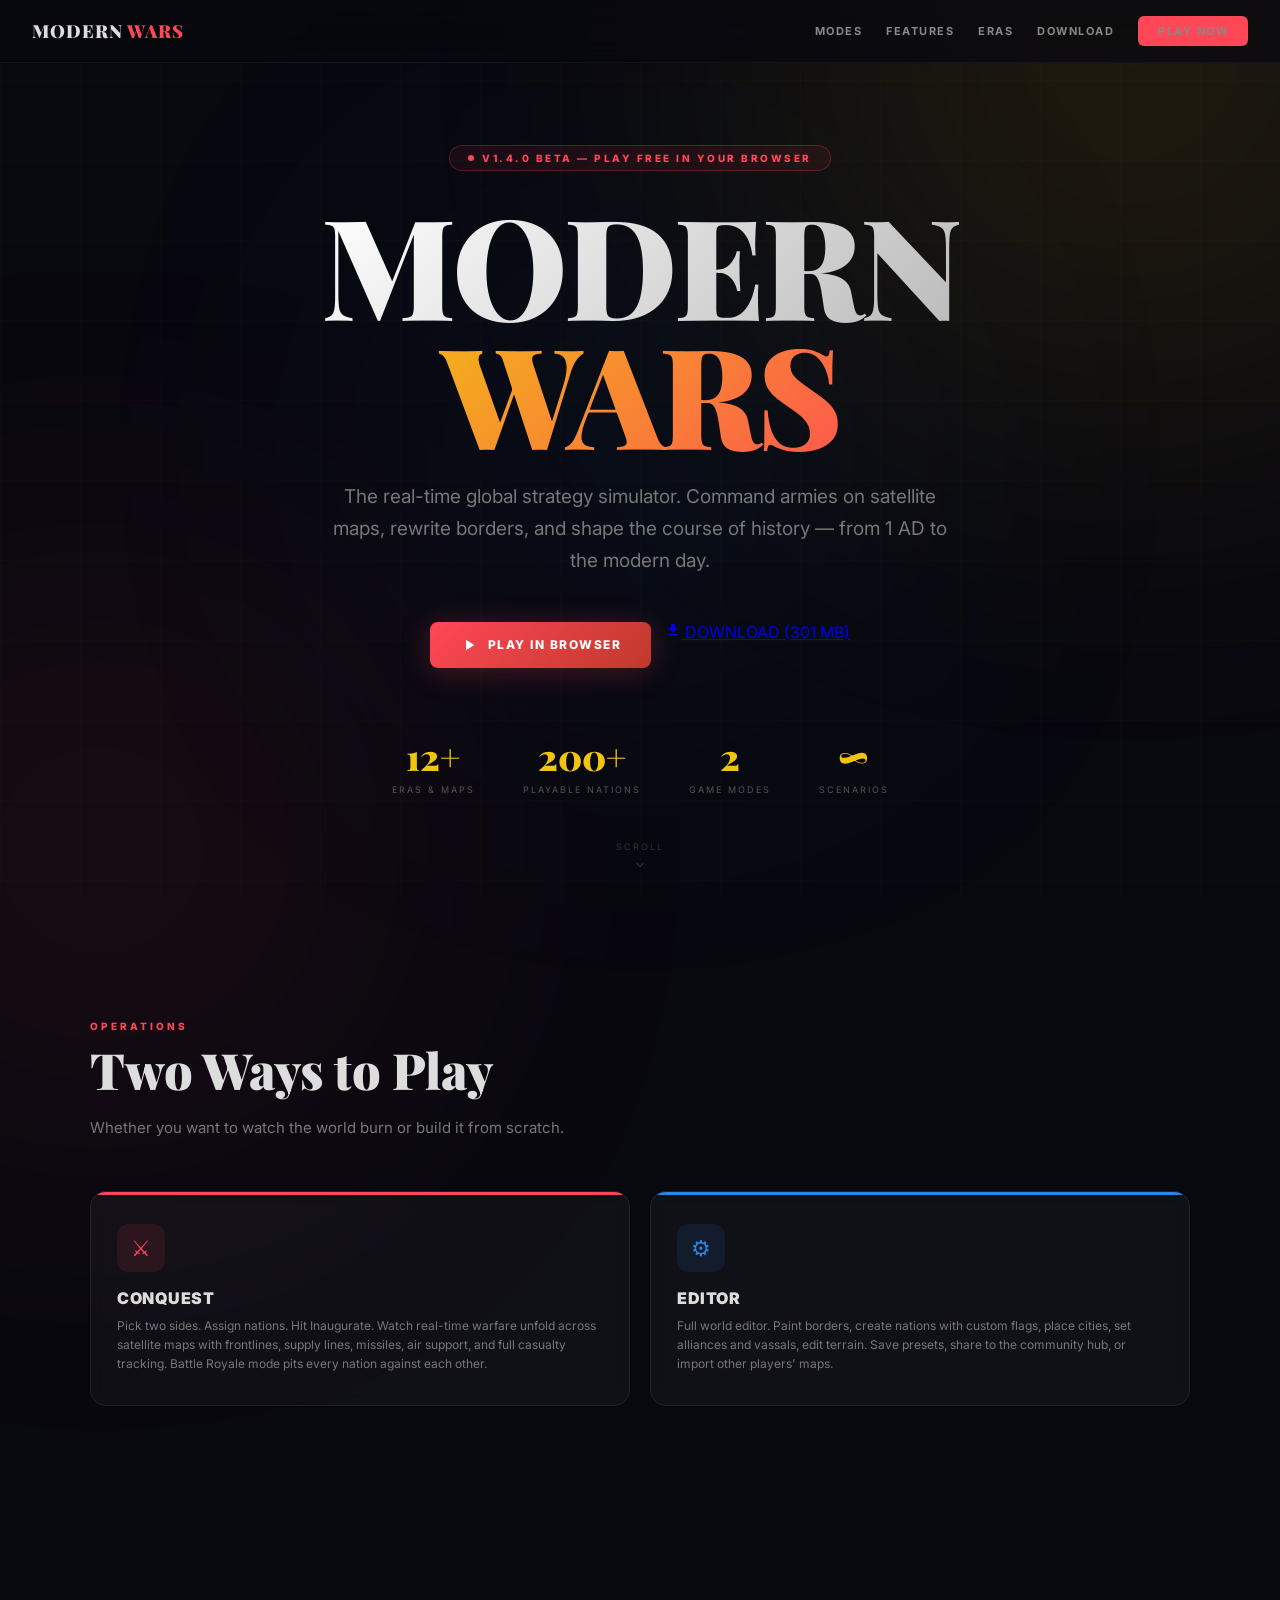
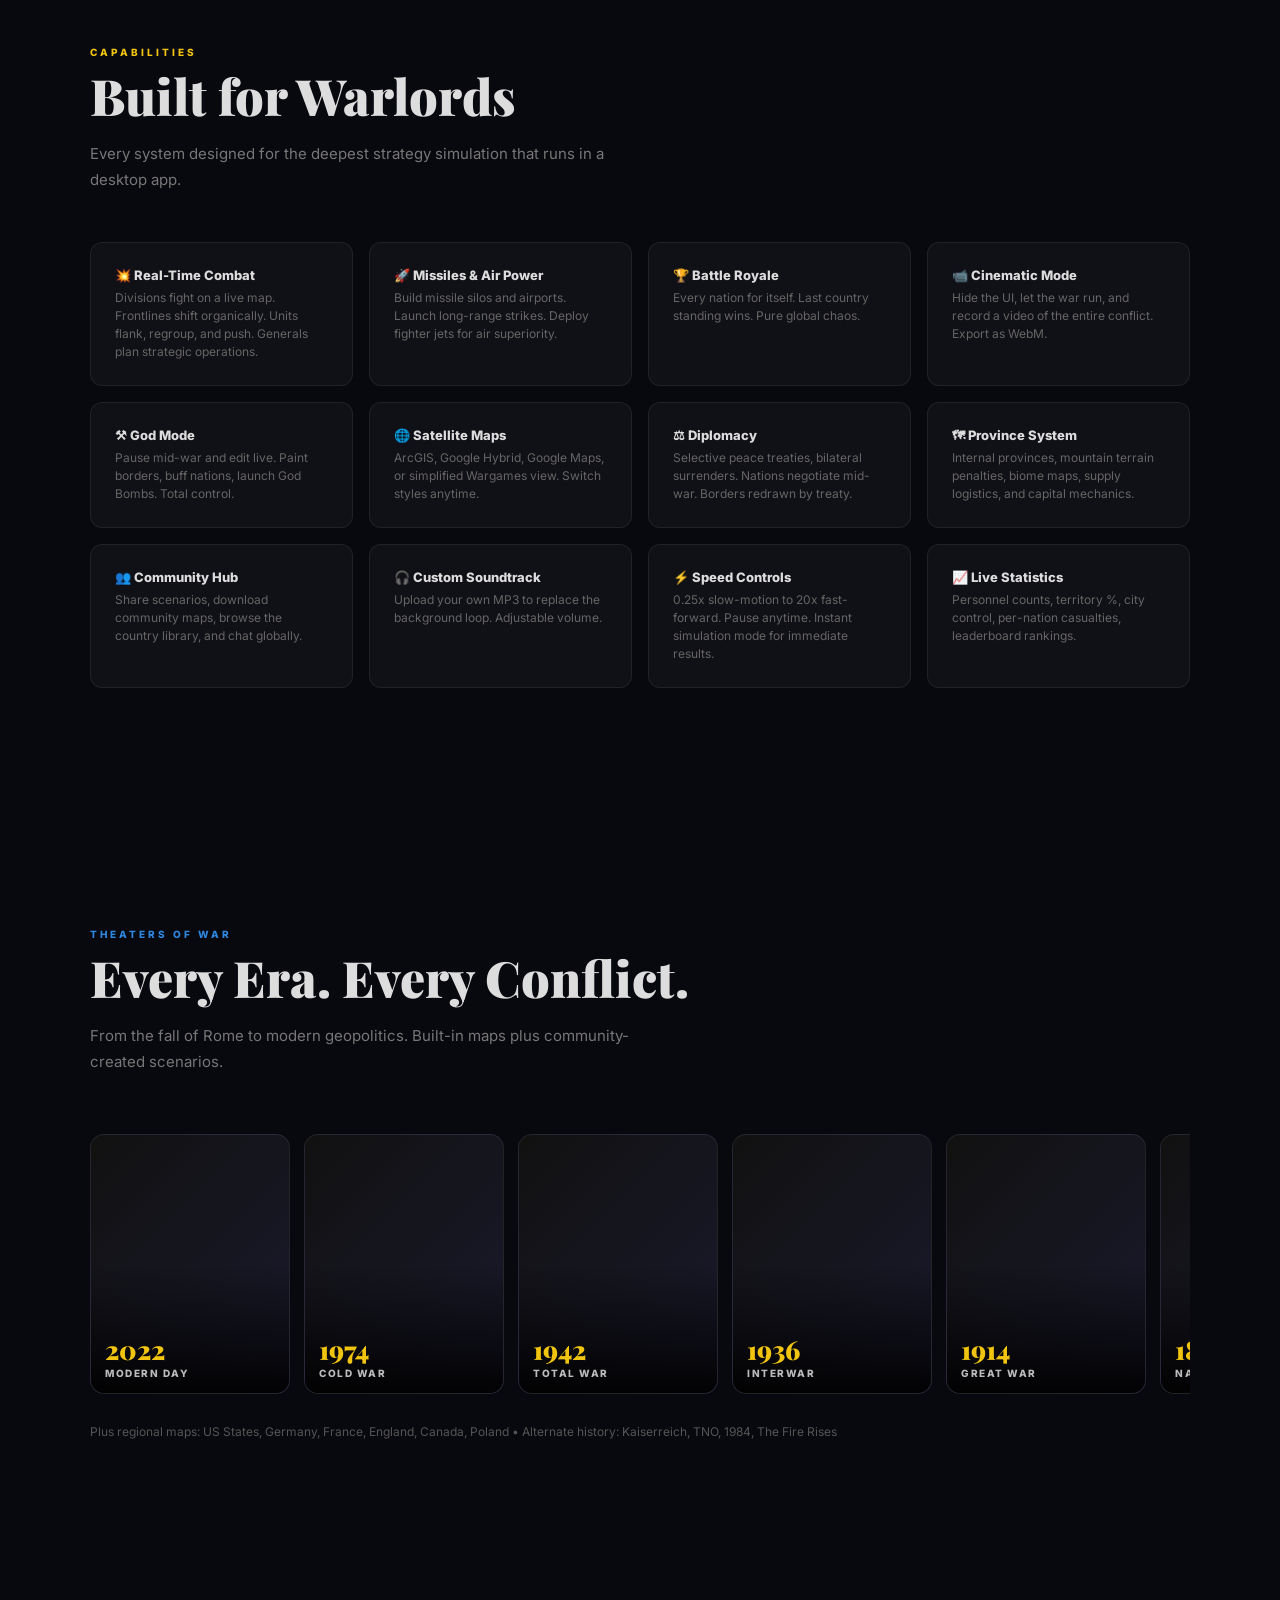
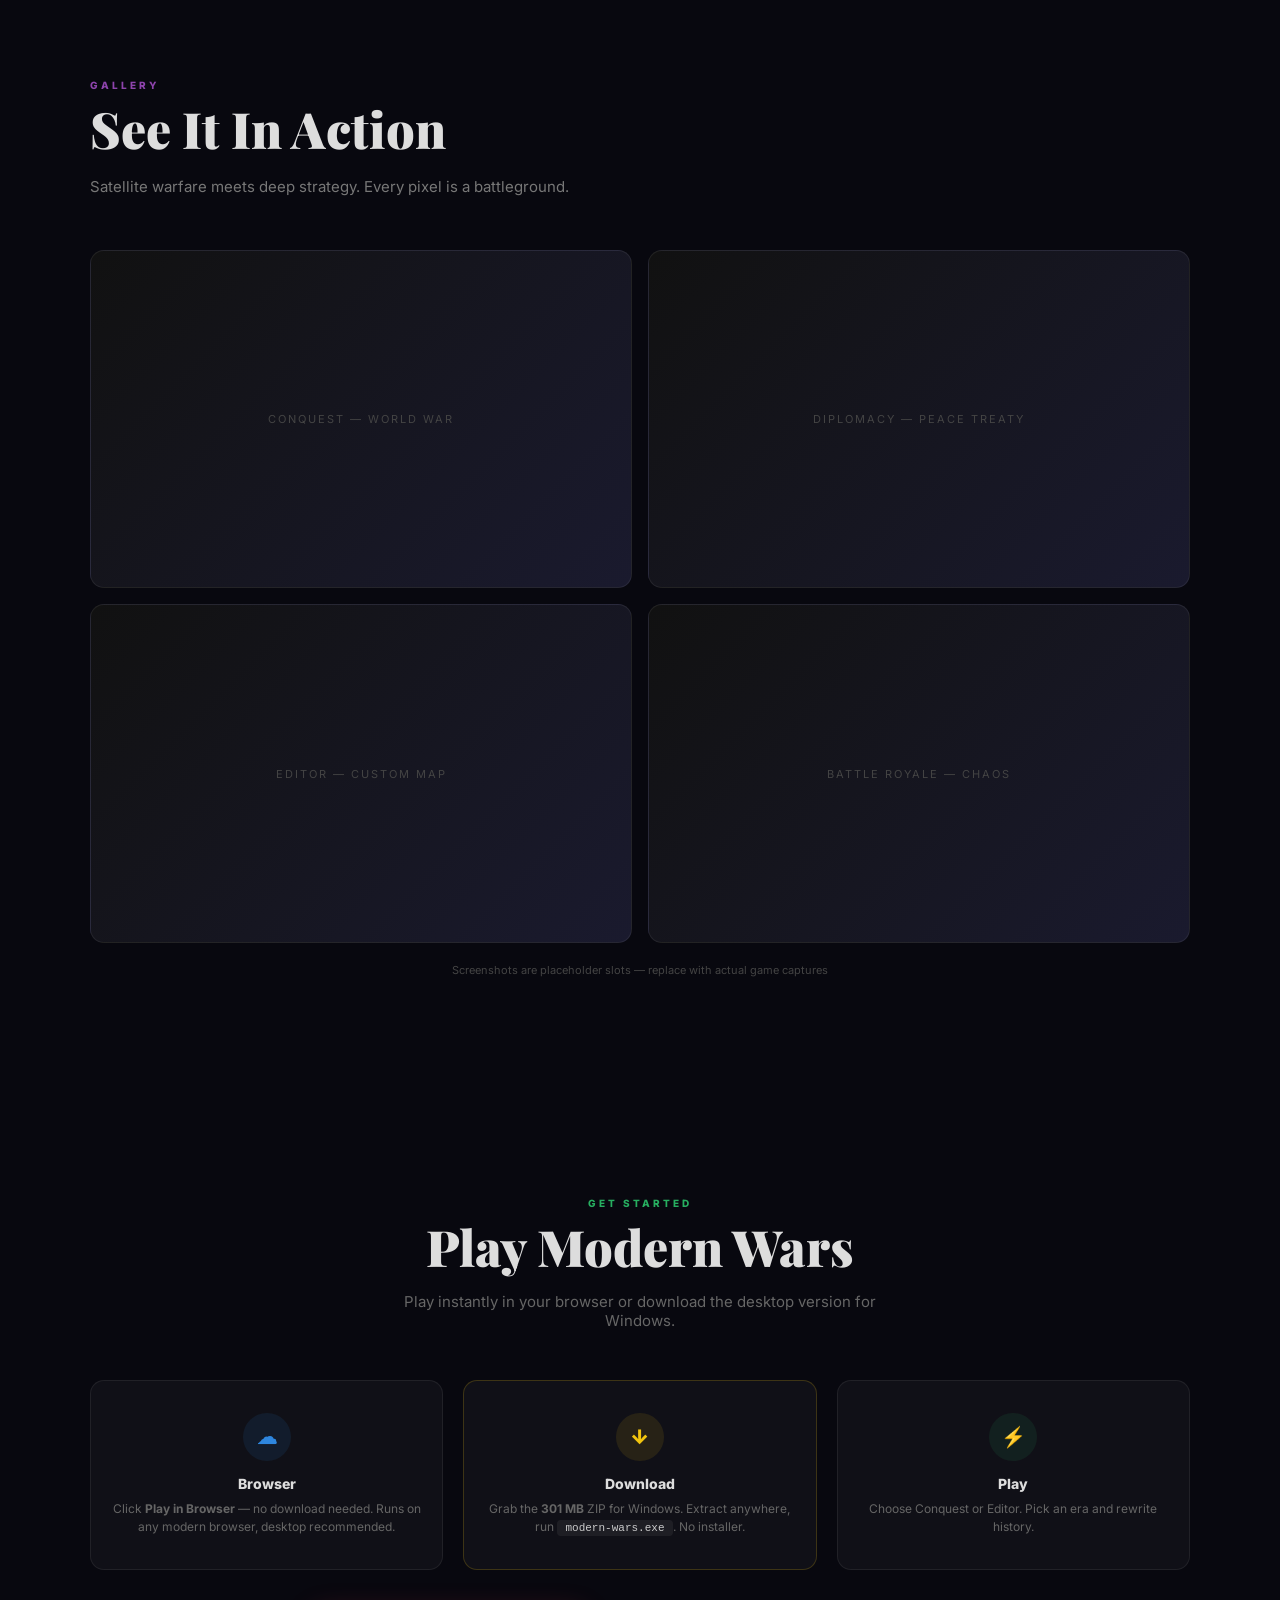
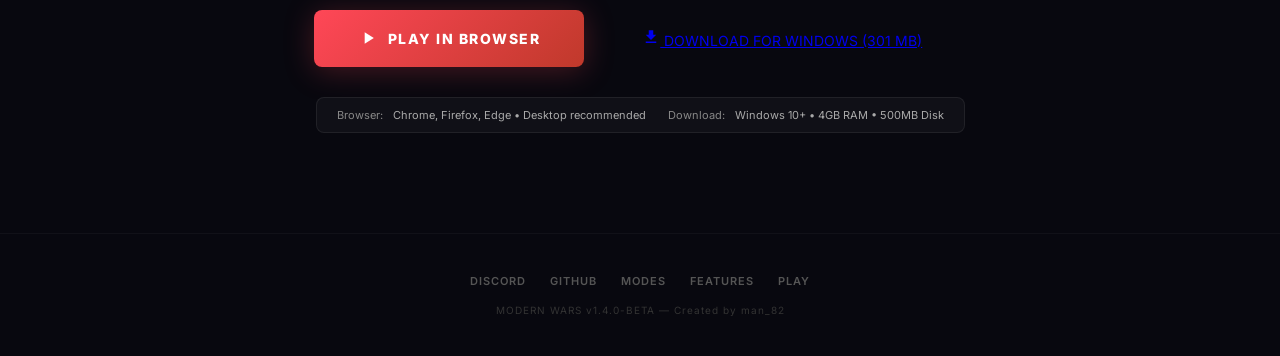
<file: index.html>
<!DOCTYPE html>
<html lang="en">
<head>
    <meta charset="UTF-8">
    <meta name="viewport" content="width=device-width, initial-scale=1.0">
    <title>Modern Wars — Real-Time Global Strategy Simulator</title>
    <link href="https://fonts.googleapis.com/css2?family=Playfair+Display:wght@700;900&family=Inter:wght@300;400;600;800;900&display=swap" rel="stylesheet">
    <style>
        *{margin:0;padding:0;box-sizing:border-box}
        :root{--gold:#f1c40f;--crimson:#ff4757;--navy:#08080f;--panel:rgba(12,12,20,0.88);--glass:rgba(255,255,255,0.035);--glass-border:rgba(255,255,255,0.07);--accent-blue:#2e86de;--accent-green:#27ae60;--accent-purple:#8e44ad}
        html{scroll-behavior:smooth}
        body{font-family:'Inter',sans-serif;background:var(--navy);color:#ddd;overflow-x:hidden}

        /* BG */
        .bg-grid{position:fixed;inset:0;z-index:0;background:linear-gradient(rgba(241,196,15,0.02) 1px,transparent 1px),linear-gradient(90deg,rgba(241,196,15,0.02) 1px,transparent 1px);background-size:80px 80px;animation:gridShift 30s linear infinite}
        @keyframes gridShift{0%{transform:translate(0,0)}100%{transform:translate(80px,80px)}}
        .bg-glow{position:fixed;border-radius:50%;filter:blur(180px);opacity:0.12;z-index:0;pointer-events:none}
        .bg-glow.g1{width:700px;height:700px;background:var(--gold);top:-300px;right:-200px}
        .bg-glow.g2{width:500px;height:500px;background:var(--crimson);bottom:-200px;left:-150px}
        .bg-glow.g3{width:400px;height:400px;background:var(--accent-blue);top:50%;left:50%;transform:translate(-50%,-50%)}

        /* NAV */
        nav{position:fixed;top:0;left:0;right:0;z-index:100;padding:16px 32px;display:flex;justify-content:space-between;align-items:center;background:rgba(8,8,15,0.7);backdrop-filter:blur(20px);border-bottom:1px solid rgba(255,255,255,0.04)}
        .nav-logo{font-family:'Playfair Display',serif;font-size:18px;font-weight:900;letter-spacing:1px}
        .nav-logo span{color:var(--crimson)}
        .nav-links{display:flex;gap:24px;align-items:center}
        .nav-links a{color:#888;text-decoration:none;font-size:11px;font-weight:700;letter-spacing:1.5px;text-transform:uppercase;transition:color 0.2s}
        .nav-links a:hover{color:#fff}
        .nav-cta{padding:8px 20px;background:var(--crimson);color:#fff;border-radius:6px;font-weight:800}
        .nav-cta:hover{background:#e63946;color:#fff}

        /* HERO */
        .hero{position:relative;z-index:1;min-height:100vh;display:flex;flex-direction:column;align-items:center;justify-content:center;text-align:center;padding:100px 20px 60px}
        .hero-badge{display:inline-flex;align-items:center;gap:8px;padding:6px 18px;border-radius:100px;background:rgba(255,71,87,0.08);border:1px solid rgba(255,71,87,0.25);font-size:10px;font-weight:800;letter-spacing:2.5px;text-transform:uppercase;color:var(--crimson);margin-bottom:28px;animation:fadeUp .7s ease-out}
        .hero-badge .dot{width:6px;height:6px;background:var(--crimson);border-radius:50%;animation:pulse 2s ease-in-out infinite}
        @keyframes pulse{0%,100%{opacity:1;transform:scale(1)}50%{opacity:.4;transform:scale(.7)}}
        .hero h1{font-family:'Playfair Display',serif;font-size:clamp(52px,11vw,140px);font-weight:900;line-height:.92;text-transform:uppercase;letter-spacing:-3px;margin-bottom:24px;animation:fadeUp .7s ease-out .1s both}
        .hero h1 .l1{display:block;background:linear-gradient(135deg,#fff,#bbb);-webkit-background-clip:text;-webkit-text-fill-color:transparent}
        .hero h1 .l2{display:block;background:linear-gradient(135deg,var(--gold),var(--crimson));-webkit-background-clip:text;-webkit-text-fill-color:transparent}
        .hero-sub{font-size:clamp(14px,1.8vw,19px);color:#777;max-width:640px;line-height:1.7;margin-bottom:44px;animation:fadeUp .7s ease-out .2s both}
        .hero-buttons{display:flex;gap:14px;flex-wrap:wrap;justify-content:center;animation:fadeUp .7s ease-out .3s both}

        .btn{display:inline-flex;align-items:center;gap:10px;padding:14px 30px;border-radius:8px;font-family:'Inter',sans-serif;font-size:12px;font-weight:800;letter-spacing:1.5px;text-transform:uppercase;text-decoration:none;border:none;cursor:pointer;transition:all .3s cubic-bezier(.4,0,.2,1)}
        .btn-primary{background:linear-gradient(135deg,var(--crimson),#c0392b);color:#fff;box-shadow:0 4px 30px rgba(255,71,87,.25)}
        .btn-primary:hover{transform:translateY(-2px);box-shadow:0 8px 45px rgba(255,71,87,.45)}
        .btn-ghost{background:var(--glass);color:#fff;border:1px solid var(--glass-border);backdrop-filter:blur(10px)}
        .btn-ghost:hover{background:rgba(255,255,255,.07);border-color:rgba(255,255,255,.18);transform:translateY(-2px)}

        .hero-metrics{display:flex;gap:48px;margin-top:64px;animation:fadeUp .7s ease-out .5s both}
        .metric-item{text-align:center}
        .metric-item .val{font-family:'Playfair Display',serif;font-size:36px;font-weight:900;color:var(--gold)}
        .metric-item .lbl{font-size:9px;letter-spacing:2px;text-transform:uppercase;color:#555;margin-top:4px}

        .scroll-hint{position:absolute;bottom:28px;left:50%;transform:translateX(-50%);color:#333;font-size:9px;letter-spacing:2px;text-transform:uppercase;animation:bob 2.5s ease-in-out infinite;display:flex;flex-direction:column;align-items:center;gap:6px}
        @keyframes bob{0%,100%{transform:translateX(-50%) translateY(0)}50%{transform:translateX(-50%) translateY(10px)}}
        @keyframes fadeUp{from{opacity:0;transform:translateY(35px)}to{opacity:1;transform:translateY(0)}}

        /* SECTIONS */
        section{position:relative;z-index:1;padding:120px 20px}
        .container{max-width:1100px;margin:0 auto}
        .section-tag{font-size:10px;letter-spacing:3px;text-transform:uppercase;font-weight:800;margin-bottom:10px}
        .section-tag.red{color:var(--crimson)}.section-tag.gold{color:var(--gold)}.section-tag.blue{color:var(--accent-blue)}.section-tag.green{color:var(--accent-green)}.section-tag.purple{color:var(--accent-purple)}
        .section-title{font-family:'Playfair Display',serif;font-size:clamp(28px,5vw,50px);font-weight:900;line-height:1.1;margin-bottom:18px}
        .section-desc{font-size:15px;color:#777;max-width:560px;line-height:1.7;margin-bottom:50px}

        /* MODES */
        .modes-grid{display:grid;grid-template-columns:repeat(3,1fr);gap:20px}
        .mode-card{padding:32px 26px;background:var(--glass);border:1px solid var(--glass-border);border-radius:16px;backdrop-filter:blur(8px);transition:all .4s ease;position:relative;overflow:hidden}
        .mode-card:hover{background:rgba(255,255,255,.05);transform:translateY(-6px)}
        .mode-card .mode-accent{position:absolute;top:0;left:0;right:0;height:3px;border-radius:16px 16px 0 0}
        .mode-card h3{font-size:16px;font-weight:900;margin:16px 0 8px;letter-spacing:.5px}
        .mode-card p{font-size:12px;color:#777;line-height:1.6}
        .mode-icon{width:48px;height:48px;border-radius:12px;display:flex;align-items:center;justify-content:center;font-size:22px}

        /* FEATURES */
        .features-grid{display:grid;grid-template-columns:repeat(auto-fit,minmax(260px,1fr));gap:16px}
        .feat-card{padding:24px;background:var(--glass);border:1px solid var(--glass-border);border-radius:12px;transition:all .3s ease}
        .feat-card:hover{background:rgba(255,255,255,.05);border-color:rgba(241,196,15,.15)}
        .feat-card h4{font-size:13px;font-weight:800;margin-bottom:6px}
        .feat-card p{font-size:12px;color:#666;line-height:1.5}

        /* ERAS */
        .eras-track{display:flex;gap:14px;overflow-x:auto;padding:10px 0 20px;scrollbar-width:thin;scrollbar-color:#222 transparent}
        .era-card{flex:0 0 200px;height:260px;border-radius:14px;position:relative;overflow:hidden;border:1px solid var(--glass-border);cursor:pointer;transition:all .35s ease;background:linear-gradient(135deg,#111,#1a1a2e)}
        .era-card:hover{transform:scale(1.04);border-color:var(--gold)}
        .era-card::after{content:'';position:absolute;inset:0;background:linear-gradient(transparent 50%,rgba(0,0,0,.92))}
        .era-info{position:absolute;bottom:14px;left:14px;z-index:1}
        .era-year{font-family:'Playfair Display',serif;font-size:26px;font-weight:900;color:var(--gold)}
        .era-name{font-size:10px;font-weight:800;letter-spacing:1.5px;text-transform:uppercase;color:#bbb}

        /* GS SHOWCASE */
        .gs-split{display:grid;grid-template-columns:1fr 1fr;gap:50px;align-items:center}
        .gs-panel{background:var(--panel);border:1px solid var(--glass-border);border-radius:16px;padding:24px;backdrop-filter:blur(20px)}
        .gs-row{display:flex;gap:6px;margin-bottom:10px}
        .gs-chip{flex:1;padding:6px;background:rgba(255,255,255,.04);border:1px solid rgba(255,255,255,.08);border-radius:6px;color:#aaa;font-size:9px;font-weight:700;text-transform:uppercase;letter-spacing:.5px;text-align:center}
        .gs-chip.on{border-color:#fff;color:#fff}
        .gs-chip.war{background:rgba(192,57,43,.25);border-color:rgba(192,57,43,.4);color:#e74c3c}
        .gs-chip.ally{background:rgba(46,134,222,.25);border-color:rgba(46,134,222,.4);color:#3498db}
        .gs-bar{height:4px;background:rgba(255,255,255,.08);border-radius:2px;overflow:hidden;margin-top:6px}
        .gs-bar-fill{height:100%;border-radius:2px;background:linear-gradient(90deg,#2ecc71,#f39c12);width:35%;animation:barPulse 3s ease-in-out infinite}
        @keyframes barPulse{0%,100%{width:35%}50%{width:42%}}
        .gs-detail{display:flex;flex-direction:column;gap:14px;font-size:13px;color:#888}
        .gs-detail b{font-weight:800}

        /* SCREENSHOTS */
        .screenshots{display:grid;grid-template-columns:repeat(2,1fr);gap:16px}
        .screenshot{border-radius:14px;overflow:hidden;border:1px solid var(--glass-border);aspect-ratio:16/10;background:linear-gradient(135deg,#111,#1a1a2e);display:flex;align-items:center;justify-content:center;font-size:11px;color:#444;letter-spacing:2px;text-transform:uppercase}

        /* DOWNLOAD */
        .dl-section{text-align:center;padding:100px 20px}
        .dl-steps{display:grid;grid-template-columns:repeat(3,1fr);gap:20px;margin:50px 0 40px}
        .dl-step{padding:32px 20px;background:var(--glass);border:1px solid var(--glass-border);border-radius:14px;text-align:center}
        .dl-num{width:48px;height:48px;border-radius:50%;display:flex;align-items:center;justify-content:center;margin:0 auto 14px;font-size:20px;font-weight:900}
        .dl-step h4{font-size:14px;font-weight:800;margin-bottom:8px}
        .dl-step p{font-size:12px;color:#666;line-height:1.5}
        code{background:rgba(255,255,255,.06);padding:2px 8px;border-radius:4px;font-size:11px;color:#ccc}
        .dl-buttons{display:flex;gap:14px;justify-content:center;flex-wrap:wrap}
        .sys-req{display:inline-flex;align-items:center;gap:10px;padding:10px 20px;background:var(--glass);border:1px solid var(--glass-border);border-radius:8px;margin-top:30px;font-size:11px;color:#888}

        /* FOOTER */
        footer{position:relative;z-index:1;text-align:center;padding:40px;border-top:1px solid rgba(255,255,255,.04)}
        footer .links{display:flex;gap:24px;justify-content:center;margin-bottom:16px}
        footer .links a{color:#555;text-decoration:none;font-size:11px;font-weight:600;letter-spacing:1px;text-transform:uppercase;transition:color .2s}
        footer .links a:hover{color:var(--gold)}
        footer .copy{font-size:10px;color:#333;letter-spacing:1px}

        /* REVEAL */
        .reveal{opacity:0;transform:translateY(40px);transition:all .8s cubic-bezier(.4,0,.2,1)}
        .reveal.visible{opacity:1;transform:translateY(0)}

        /* RESPONSIVE */
        @media(max-width:900px){.modes-grid,.gs-split,.dl-steps,.screenshots{grid-template-columns:1fr}.hero-metrics{gap:20px;flex-wrap:wrap}.nav-links{display:none}}
    </style>
</head>
<body>
    <div class="bg-grid"></div>
    <div class="bg-glow g1"></div>
    <div class="bg-glow g2"></div>
    <div class="bg-glow g3"></div>

    <!-- NAV -->
    <nav>
        <div class="nav-logo">MODERN <span>WARS</span></div>
        <div class="nav-links">
            <a href="#modes">Modes</a>
            <a href="#features">Features</a>
            <a href="#eras">Eras</a>
            <a href="#download">Download</a>
            <a href="play/" class="nav-cta">Play Now</a>
        </div>
    </nav>

    <!-- HERO -->
    <section class="hero">
        <div class="hero-badge"><span class="dot"></span> v1.4.0 BETA — PLAY FREE IN YOUR BROWSER</div>
        <h1><span class="l1">Modern</span><span class="l2">Wars</span></h1>
        <p class="hero-sub">The real-time global strategy simulator. Command armies on satellite maps, rewrite borders, and shape the course of history — from 1 AD to the modern day.</p>
        <div class="hero-buttons">
            <a href="play/" class="btn btn-primary">
                <svg width="18" height="18" viewBox="0 0 24 24" fill="currentColor"><path d="M8 5v14l11-7z"/></svg>
                PLAY IN BROWSER
            </a>
            <a href="https://gofile.io/d/cXd9M1" target="_blank class="btn btn-ghost">
                <svg width="16" height="16" viewBox="0 0 24 24" fill="currentColor"><path d="M19 9h-4V3H9v6H5l7 7 7-7zM5 18v2h14v-2H5z"/></svg>
                DOWNLOAD (301 MB)
            </a>
        </div>
        <div class="hero-metrics">
            <div class="metric-item"><div class="val">12+</div><div class="lbl">Eras & Maps</div></div>
            <div class="metric-item"><div class="val">200+</div><div class="lbl">Playable Nations</div></div>
            <div class="metric-item"><div class="val">2</div><div class="lbl">Game Modes</div></div>
            <div class="metric-item"><div class="val">&infin;</div><div class="lbl">Scenarios</div></div>
        </div>
        <div class="scroll-hint">SCROLL<svg width="14" height="14" viewBox="0 0 24 24" fill="currentColor"><path d="M7.41 8.59L12 13.17l4.59-4.58L18 10l-6 6-6-6z"/></svg></div>
    </section>

    <!-- GAME MODES -->
    <section id="modes">
        <div class="container">
            <div class="reveal">
                <div class="section-tag red">OPERATIONS</div>
                <div class="section-title">Two Ways to Play</div>
                <div class="section-desc">Whether you want to watch the world burn or build it from scratch.</div>
            </div>
            <div class="modes-grid reveal" style="grid-template-columns:repeat(2,1fr)">
                <div class="mode-card">
                    <div class="mode-accent" style="background:var(--crimson)"></div>
                    <div class="mode-icon" style="background:rgba(255,71,87,.1);color:var(--crimson)">&#9876;</div>
                    <h3>CONQUEST</h3>
                    <p>Pick two sides. Assign nations. Hit Inaugurate. Watch real-time warfare unfold across satellite maps with frontlines, supply lines, missiles, air support, and full casualty tracking. Battle Royale mode pits every nation against each other.</p>
                </div>
                <div class="mode-card">
                    <div class="mode-accent" style="background:var(--accent-blue)"></div>
                    <div class="mode-icon" style="background:rgba(46,134,222,.1);color:var(--accent-blue)">&#9881;</div>
                    <h3>EDITOR</h3>
                    <p>Full world editor. Paint borders, create nations with custom flags, place cities, set alliances and vassals, edit terrain. Save presets, share to the community hub, or import other players' maps.</p>
                </div>
            </div>
        </div>
    </section>

    <!-- FEATURES -->
    <section id="features">
        <div class="container">
            <div class="reveal">
                <div class="section-tag gold">CAPABILITIES</div>
                <div class="section-title">Built for Warlords</div>
                <div class="section-desc">Every system designed for the deepest strategy simulation that runs in a desktop app.</div>
            </div>
            <div class="features-grid reveal">
                <div class="feat-card">
                    <h4>&#128165; Real-Time Combat</h4>
                    <p>Divisions fight on a live map. Frontlines shift organically. Units flank, regroup, and push. Generals plan strategic operations.</p>
                </div>
                <div class="feat-card">
                    <h4>&#128640; Missiles & Air Power</h4>
                    <p>Build missile silos and airports. Launch long-range strikes. Deploy fighter jets for air superiority.</p>
                </div>
                <div class="feat-card">
                    <h4>&#127942; Battle Royale</h4>
                    <p>Every nation for itself. Last country standing wins. Pure global chaos.</p>
                </div>
                <div class="feat-card">
                    <h4>&#128249; Cinematic Mode</h4>
                    <p>Hide the UI, let the war run, and record a video of the entire conflict. Export as WebM.</p>
                </div>
                <div class="feat-card">
                    <h4>&#9874; God Mode</h4>
                    <p>Pause mid-war and edit live. Paint borders, buff nations, launch God Bombs. Total control.</p>
                </div>
                <div class="feat-card">
                    <h4>&#127760; Satellite Maps</h4>
                    <p>ArcGIS, Google Hybrid, Google Maps, or simplified Wargames view. Switch styles anytime.</p>
                </div>
                <div class="feat-card">
                    <h4>&#9878; Diplomacy</h4>
                    <p>Selective peace treaties, bilateral surrenders. Nations negotiate mid-war. Borders redrawn by treaty.</p>
                </div>
                <div class="feat-card">
                    <h4>&#128506; Province System</h4>
                    <p>Internal provinces, mountain terrain penalties, biome maps, supply logistics, and capital mechanics.</p>
                </div>
                <div class="feat-card">
                    <h4>&#128101; Community Hub</h4>
                    <p>Share scenarios, download community maps, browse the country library, and chat globally.</p>
                </div>
                <div class="feat-card">
                    <h4>&#127911; Custom Soundtrack</h4>
                    <p>Upload your own MP3 to replace the background loop. Adjustable volume.</p>
                </div>
                <div class="feat-card">
                    <h4>&#9889; Speed Controls</h4>
                    <p>0.25x slow-motion to 20x fast-forward. Pause anytime. Instant simulation mode for immediate results.</p>
                </div>
                <div class="feat-card">
                    <h4>&#128200; Live Statistics</h4>
                    <p>Personnel counts, territory %, city control, per-nation casualties, leaderboard rankings.</p>
                </div>
            </div>
        </div>
    </section>

    <!-- ERAS -->
    <section id="eras">
        <div class="container">
            <div class="reveal">
                <div class="section-tag blue">THEATERS OF WAR</div>
                <div class="section-title">Every Era. Every Conflict.</div>
                <div class="section-desc">From the fall of Rome to modern geopolitics. Built-in maps plus community-created scenarios.</div>
            </div>
            <div class="eras-track reveal">
                <div class="era-card"><div class="era-info"><div class="era-year">2022</div><div class="era-name">Modern Day</div></div></div>
                <div class="era-card"><div class="era-info"><div class="era-year">1974</div><div class="era-name">Cold War</div></div></div>
                <div class="era-card"><div class="era-info"><div class="era-year">1942</div><div class="era-name">Total War</div></div></div>
                <div class="era-card"><div class="era-info"><div class="era-year">1936</div><div class="era-name">Interwar</div></div></div>
                <div class="era-card"><div class="era-info"><div class="era-year">1914</div><div class="era-name">Great War</div></div></div>
                <div class="era-card"><div class="era-info"><div class="era-year">1804</div><div class="era-name">Napoleonic</div></div></div>
                <div class="era-card"><div class="era-info"><div class="era-year">1492</div><div class="era-name">Exploration</div></div></div>
                <div class="era-card"><div class="era-info"><div class="era-year">1 AD</div><div class="era-name">Antiquity</div></div></div>
            </div>
            <div class="reveal" style="margin-top:10px;">
                <p style="font-size:12px;color:#555;">Plus regional maps: US States, Germany, France, England, Canada, Poland &bull; Alternate history: Kaiserreich, TNO, 1984, The Fire Rises</p>
            </div>
        </div>
    </section>

    <!-- SCREENSHOTS -->
    <section id="gallery">
        <div class="container">
            <div class="reveal">
                <div class="section-tag purple">GALLERY</div>
                <div class="section-title">See It In Action</div>
                <div class="section-desc">Satellite warfare meets deep strategy. Every pixel is a battleground.</div>
            </div>
            <div class="screenshots reveal">
                <div class="screenshot">CONQUEST — WORLD WAR</div>
                <div class="screenshot">DIPLOMACY — PEACE TREATY</div>
                <div class="screenshot">EDITOR — CUSTOM MAP</div>
                <div class="screenshot">BATTLE ROYALE — CHAOS</div>
            </div>
            <p class="reveal" style="text-align:center;margin-top:20px;font-size:11px;color:#444">Screenshots are placeholder slots — replace with actual game captures</p>
        </div>
    </section>

    <!-- DOWNLOAD -->
    <section class="dl-section" id="download">
        <div class="container">
            <div class="reveal">
                <div class="section-tag green">GET STARTED</div>
                <div class="section-title">Play Modern Wars</div>
                <p style="color:#666;font-size:15px;margin:0 auto 10px;max-width:500px">Play instantly in your browser or download the desktop version for Windows.</p>
            </div>
            <div class="dl-steps reveal">
                <div class="dl-step">
                    <div class="dl-num" style="background:rgba(46,134,222,.1);color:var(--accent-blue)">&#9729;</div>
                    <h4>Browser</h4>
                    <p>Click <b>Play in Browser</b> — no download needed. Runs on any modern browser, desktop recommended.</p>
                </div>
                <div class="dl-step" style="border-color:rgba(241,196,15,.2)">
                    <div class="dl-num" style="background:rgba(241,196,15,.1);color:var(--gold)">&#8595;</div>
                    <h4>Download</h4>
                    <p>Grab the <b>301 MB</b> ZIP for Windows. Extract anywhere, run <code>modern-wars.exe</code>. No installer.</p>
                </div>
                <div class="dl-step">
                    <div class="dl-num" style="background:rgba(39,174,96,.1);color:var(--accent-green)">&#9889;</div>
                    <h4>Play</h4>
                    <p>Choose Conquest or Editor. Pick an era and rewrite history.</p>
                </div>
            </div>
            <div class="dl-buttons reveal">
                <a href="play/" class="btn btn-primary" style="padding:18px 44px;font-size:14px">
                    <svg width="20" height="20" viewBox="0 0 24 24" fill="currentColor"><path d="M8 5v14l11-7z"/></svg>
                    PLAY IN BROWSER
                </a>
                <a href="https://gofile.io/d/cXd9M1" target="_blank class="btn btn-ghost" style="padding:18px 44px;font-size:14px">
                    <svg width="18" height="18" viewBox="0 0 24 24" fill="currentColor"><path d="M19 9h-4V3H9v6H5l7 7 7-7zM5 18v2h14v-2H5z"/></svg>
                    DOWNLOAD FOR WINDOWS (301 MB)
                </a>
            </div>
            <div class="sys-req reveal">
                <span>Browser:</span>
                <span style="color:#aaa">Chrome, Firefox, Edge &bull; Desktop recommended</span>
                <span style="margin-left:12px">Download:</span>
                <span style="color:#aaa">Windows 10+ &bull; 4GB RAM &bull; 500MB Disk</span>
            </div>
        </div>
    </section>

    <!-- FOOTER -->
    <footer>
        <div class="links">
            <a href="https://discord.gg/R9rYX2ScXe" target="_blank">Discord</a>
            <a href="https://github.com/nicokimmel/modern-wars" target="_blank">GitHub</a>
            <a href="#modes">Modes</a>
            <a href="#features">Features</a>
            <a href="play/">Play</a>
        </div>
        <div class="copy">MODERN WARS v1.4.0-BETA &mdash; Created by man_82</div>
    </footer>

    <script>
        const reveals = document.querySelectorAll('.reveal');
        const obs = new IntersectionObserver(entries => {
            entries.forEach(e => { if (e.isIntersecting) e.target.classList.add('visible'); });
        }, { threshold: 0.12 });
        reveals.forEach(el => obs.observe(el));
    </script>
</body>
</html>
</file>
